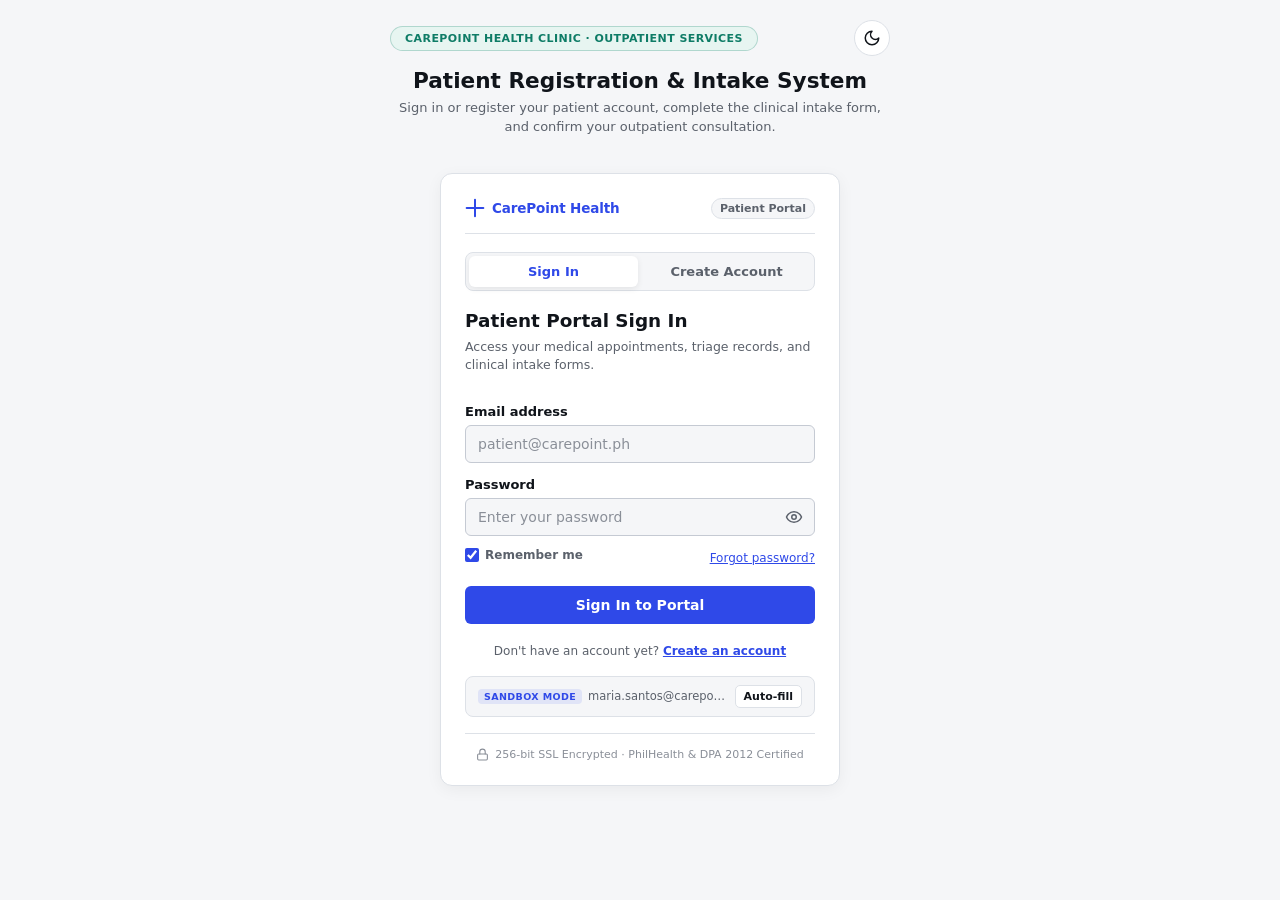
<file: index.html>
<!DOCTYPE html>
<html lang="en">
<head>
  <meta charset="UTF-8">
  <meta name="viewport" content="width=device-width, initial-scale=1.0">
  <title>CarePoint Health Clinic — Patient Intake & Appointment Portal</title>
  <link rel="stylesheet" href="styles.css">
</head>
<body>

  <!-- Clinic Header & Progress Tracker -->
  <header class="flow-header">
    <div class="header-top-bar">
      <div class="clinic-badge">
        <span>CarePoint Health Clinic &middot; Outpatient Services</span>
      </div>
      <button type="button" class="theme-toggle-btn" id="theme-toggle-btn" aria-label="Toggle dark and light theme" title="Toggle dark and light theme">
        <!-- Sun icon (visible in dark mode to switch to light) -->
        <svg class="theme-icon icon-sun" width="18" height="18" viewBox="0 0 24 24" fill="none" stroke="currentColor" stroke-width="2" stroke-linecap="round" stroke-linejoin="round" aria-hidden="true">
          <circle cx="12" cy="12" r="4"></circle>
          <line x1="12" y1="2" x2="12" y2="4"></line>
          <line x1="12" y1="20" x2="12" y2="22"></line>
          <line x1="4.93" y1="4.93" x2="6.34" y2="6.34"></line>
          <line x1="17.66" y1="17.66" x2="19.07" y2="19.07"></line>
          <line x1="2" y1="12" x2="4" y2="12"></line>
          <line x1="20" y1="12" x2="22" y2="12"></line>
          <line x1="6.34" y1="17.66" x2="4.93" y2="19.07"></line>
          <line x1="19.07" y1="4.93" x2="17.66" y2="6.34"></line>
        </svg>
        <!-- Moon icon (visible in light mode to switch to dark) -->
        <svg class="theme-icon icon-moon" width="18" height="18" viewBox="0 0 24 24" fill="none" stroke="currentColor" stroke-width="2" stroke-linecap="round" stroke-linejoin="round" aria-hidden="true">
          <path d="M12 3a6 6 0 0 0 9 9 9 9 0 1 1-9-9Z"></path>
        </svg>
      </button>
    </div>
    <h1>Patient Registration & Intake System</h1>
    <p>Sign in or register your patient account, complete the clinical intake form, and confirm your outpatient consultation.</p>
  </header>

  <!-- Flow Stages Container -->
  <main class="flow-stage-container">

    <!-- ====================================================================
         PHASE 1: AUTHENTICATION (SIGN IN & REGISTRATION FORMS)
         ==================================================================== -->
    <section class="flow-stage active" id="stage-auth" aria-labelledby="auth-main-title">
      <div class="card auth-card">
        <!-- Clinic Portal Brand Header inside Card -->
        <div class="auth-brand">
          <div class="auth-brand-badge">
            <svg width="20" height="20" viewBox="0 0 24 24" fill="none" stroke="currentColor" stroke-width="2.4" stroke-linecap="round" stroke-linejoin="round" aria-hidden="true">
              <path d="M12 2v20M2 12h20"></path>
            </svg>
            <span>CarePoint Health</span>
          </div>
          <span class="auth-brand-tag">Patient Portal</span>
        </div>

        <!-- Segmented Tab Switcher between Sign In and Registration -->
        <div class="auth-switch" role="tablist">
          <button type="button" class="auth-tab active" id="tab-signin" role="tab" aria-selected="true">Sign In</button>
          <button type="button" class="auth-tab" id="tab-register" role="tab" aria-selected="false">Create Account</button>
        </div>

        <!-- 1A: SIGN IN FORM -->
        <form class="auth-panel active" id="form-signin" novalidate>
          <header class="auth-header">
            <h1 id="auth-main-title">Patient Portal Sign In</h1>
            <p class="lede">Access your medical appointments, triage records, and clinical intake forms.</p>
          </header>

          <div class="form-alert-error" id="signin-error" role="alert" aria-live="polite">
            Invalid email or password. Please try again.
          </div>

          <div class="field" id="field-signin-email">
            <label for="signin-email">Email address</label>
            <input 
              type="email" 
              id="signin-email" 
              placeholder="patient@carepoint.ph" 
              autocomplete="email"
              aria-describedby="signin-email-error"
            >
            <span class="error" id="signin-email-error">Enter a valid email address.</span>
          </div>

          <div class="field" id="field-signin-password">
            <label for="signin-password">Password</label>
            <div class="password-input-wrapper">
              <input 
                type="password" 
                id="signin-password" 
                placeholder="Enter your password" 
                autocomplete="current-password"
                aria-describedby="signin-password-error"
              >
              <button type="button" class="btn-toggle-password" id="toggle-signin-password" aria-label="Show password" title="Show password">
                <svg class="eye-icon icon-eye" width="18" height="18" viewBox="0 0 24 24" fill="none" stroke="currentColor" stroke-width="2" stroke-linecap="round" stroke-linejoin="round" aria-hidden="true">
                  <path d="M2 12s3-7 10-7 10 7 10 7-3 7-10 7-10-7-10-7Z"></path>
                  <circle cx="12" cy="12" r="3"></circle>
                </svg>
                <svg class="eye-icon icon-eye-off" width="18" height="18" viewBox="0 0 24 24" fill="none" stroke="currentColor" stroke-width="2" stroke-linecap="round" stroke-linejoin="round" aria-hidden="true">
                  <path d="M9.88 9.88a3 3 0 1 0 4.24 4.24"></path>
                  <path d="M10.73 5.08A10.43 10.43 0 0 1 12 5c7 0 10 7 10 7a13.16 13.16 0 0 1-1.67 2.68"></path>
                  <path d="M6.61 6.61A13.526 13.526 0 0 0 2 12s3 7 10 7a9.74 9.74 0 0 0 5.39-1.61"></path>
                  <line x1="2" y1="2" x2="22" y2="22"></line>
                </svg>
              </button>
            </div>
            <span class="error" id="signin-password-error">Enter your password.</span>
          </div>

          <!-- Remember me & Forgot password -->
          <div class="auth-util-row">
            <label class="remember-checkbox" for="signin-remember">
              <input type="checkbox" id="signin-remember" name="remember" checked>
              <span>Remember me</span>
            </label>
            <button type="button" class="auth-link-subtle" id="link-forgot-pass">Forgot password?</button>
          </div>

          <div class="forgot-notice" id="forgot-notice" role="status" aria-live="polite">
            To reset your patient account password, please visit the CarePoint Outpatient Helpdesk on the 2nd floor or call triage at <strong>(02) 8888-CARE</strong>.
          </div>

          <button type="submit" class="btn-submit" id="btn-submit-signin">Sign In to Portal</button>

          <div class="auth-subtext">
            Don't have an account yet? 
            <button type="button" class="auth-link" id="link-go-register">Create an account</button>
          </div>

          <!-- Quick 1-Click Demo Sandbox Helper -->
          <div class="demo-box">
            <div class="demo-content">
              <span class="demo-pill">Sandbox Mode</span>
              <span class="demo-creds">maria.santos@carepoint.ph</span>
            </div>
            <button type="button" class="btn-autofill-demo" id="btn-autofill-demo" title="Auto-fill demo credentials">
              Auto-fill
            </button>
          </div>
        </form>

        <!-- 1B: REGISTRATION FORM -->
        <form class="auth-panel" id="form-register" novalidate>
          <header class="auth-header">
            <h1>Create Patient Account</h1>
            <p class="lede">Register your patient profile once to book appointments and track triage status.</p>
          </header>

          <div class="form-alert-error" id="register-error" role="alert" aria-live="polite">
            An account with this email already exists. Please sign in instead.
          </div>

          <div class="field" id="field-reg-fullname">
            <label for="reg-fullname">Full name</label>
            <input 
              type="text" 
              id="reg-fullname" 
              placeholder="e.g. Maria Santos" 
              autocomplete="name"
              aria-describedby="reg-fullname-error"
            >
            <span class="error" id="reg-fullname-error">Enter your full name.</span>
          </div>

          <div class="field" id="field-reg-email">
            <label for="reg-email">Email address</label>
            <input 
              type="email" 
              id="reg-email" 
              placeholder="maria.santos@email.ph" 
              autocomplete="email"
              aria-describedby="reg-email-error"
            >
            <span class="error" id="reg-email-error">Enter a valid email address.</span>
          </div>

          <div class="field" id="field-reg-password">
            <label for="reg-password">Create password</label>
            <div class="password-input-wrapper">
              <input 
                type="password" 
                id="reg-password" 
                placeholder="At least 6 characters" 
                autocomplete="new-password"
                aria-describedby="reg-password-error"
              >
              <button type="button" class="btn-toggle-password" id="toggle-reg-password" aria-label="Show password" title="Show password">
                <svg class="eye-icon icon-eye" width="18" height="18" viewBox="0 0 24 24" fill="none" stroke="currentColor" stroke-width="2" stroke-linecap="round" stroke-linejoin="round" aria-hidden="true">
                  <path d="M2 12s3-7 10-7 10 7 10 7-3 7-10 7-10-7-10-7Z"></path>
                  <circle cx="12" cy="12" r="3"></circle>
                </svg>
                <svg class="eye-icon icon-eye-off" width="18" height="18" viewBox="0 0 24 24" fill="none" stroke="currentColor" stroke-width="2" stroke-linecap="round" stroke-linejoin="round" aria-hidden="true">
                  <path d="M9.88 9.88a3 3 0 1 0 4.24 4.24"></path>
                  <path d="M10.73 5.08A10.43 10.43 0 0 1 12 5c7 0 10 7 10 7a13.16 13.16 0 0 1-1.67 2.68"></path>
                  <path d="M6.61 6.61A13.526 13.526 0 0 0 2 12s3 7 10 7a9.74 9.74 0 0 0 5.39-1.61"></path>
                  <line x1="2" y1="2" x2="22" y2="22"></line>
                </svg>
              </button>
            </div>
            <span class="error" id="reg-password-error">Password must be at least 6 characters.</span>
          </div>

          <div class="field" id="field-reg-company">
            <label for="reg-company">HMO / Health Insurance Provider</label>
            <input 
              type="text" 
              id="reg-company" 
              placeholder="PhilHealth / Maxicare / Medicard (optional)" 
              autocomplete="organization"
              aria-describedby="reg-company-helper"
            >
            <span class="field-helper" id="reg-company-helper">Company or HMO is optional &mdash; leave blank or type a name.</span>
          </div>

          <button type="submit" class="btn-submit" id="btn-submit-register">Create Account &amp; Continue</button>

          <div class="ok" id="reg-ok" role="status" aria-live="polite">
            Account details look good &mdash; ready to continue.
          </div>

          <div class="auth-subtext">
            Already have an account? 
            <button type="button" class="auth-link" id="link-go-signin">Sign in</button>
          </div>
        </form>

        <!-- Security & DPA Compliance Badge -->
        <div class="auth-security-footer">
          <svg width="13" height="13" viewBox="0 0 24 24" fill="none" stroke="currentColor" stroke-width="2" stroke-linecap="round" stroke-linejoin="round" aria-hidden="true">
            <rect width="18" height="11" x="3" y="11" rx="2" ry="2"></rect>
            <path d="M7 11V7a5 5 0 0 1 10 0v4"></path>
          </svg>
          <span>256-bit SSL Encrypted &middot; PhilHealth &amp; DPA 2012 Certified</span>
        </div>
      </div>
    </section>


    <!-- ====================================================================
         PHASE 2: INFORMATION FORM (STEPPER)
         ==================================================================== -->
    <section class="flow-stage" id="stage-stepper" aria-labelledby="stepper-title">
      <div class="card" id="stepper-card">
        <header>
          <h1 id="stepper-title">Patient Clinical Intake</h1>
          
          <!-- Stepper Progress Bar -->
          <div class="progress" aria-hidden="true">
            <span class="on" id="bar-1"></span>
            <span id="bar-2"></span>
            <span id="bar-3"></span>
          </div>

          <!-- Step Indicator Label -->
          <div class="step-label" id="stepper-step-label" aria-live="polite">Step 1 of 3 &middot; Personal &amp; Contact</div>
        </header>

        <!-- STEP 1: Personal & Contact Information -->
        <div class="panel active" id="stepper-panel-1">
          <div class="stepper-fields">
            <div class="field" id="field-step-name">
              <label for="step-name">Full name</label>
              <input 
                type="text" 
                id="step-name" 
                placeholder="e.g. Maria Santos"
                aria-describedby="step-name-error"
              >
              <span class="error" id="step-name-error">Enter your full name.</span>
            </div>

            <div class="field" id="field-step-email">
              <label for="step-email">Email address</label>
              <input 
                type="email" 
                id="step-email" 
                placeholder="maria.santos@email.ph"
                aria-describedby="step-email-error"
              >
              <span class="error" id="step-email-error">Enter a valid email address.</span>
            </div>

            <div class="field" id="field-step-phone">
              <label for="step-phone">Philippine mobile number</label>
              <input 
                type="tel" 
                id="step-phone" 
                placeholder="09XX XXX XXXX"
                maxlength="13"
                inputmode="numeric"
                aria-describedby="step-phone-error"
              >
              <span class="error" id="step-phone-error">Enter a valid 11-digit Philippine mobile number starting with 09 (e.g. 09XX XXX XXXX).</span>
            </div>

            <div class="field" id="field-step-dob">
              <label for="step-dob">Date of birth</label>
              <input 
                type="date" 
                id="step-dob" 
                aria-describedby="step-dob-error"
              >
              <span class="error" id="step-dob-error">Please select a valid date of birth.</span>
            </div>
          </div>

          <div class="actions">
            <button type="button" class="back" id="btn-stepper-back-to-auth">Sign Out</button>
            <button type="button" class="next" id="btn-step-1-next">Next Step</button>
          </div>
        </div>

        <!-- STEP 2: Clinic & Consultation Information -->
        <div class="panel" id="stepper-panel-2">
          <div class="stepper-fields">
            <div class="field" id="field-step-dept">
              <label for="step-dept">Clinic department</label>
              <select id="step-dept" aria-describedby="step-dept-error">
                <option value="">Select clinic department...</option>
                <option value="Internal Medicine / Adult Care">Internal Medicine / Adult Care</option>
                <option value="Pediatrics &amp; Child Health">Pediatrics &amp; Child Health</option>
                <option value="Cardiology Specialist Clinic">Cardiology Specialist Clinic</option>
                <option value="Dental &amp; Oral Health">Dental &amp; Oral Health</option>
                <option value="Obstetrics &amp; Gynecology (OB-GYN)">Obstetrics &amp; Gynecology (OB-GYN)</option>
                <option value="Dermatology &amp; Skin Clinic">Dermatology &amp; Skin Clinic</option>
              </select>
              <span class="error" id="step-dept-error">Please select a clinic department.</span>
            </div>

            <div class="field" id="field-step-reason">
              <label for="step-reason">Consultation type / Chief complaint</label>
              <select id="step-reason" aria-describedby="step-reason-error">
                <option value="">Select consultation type...</option>
                <option value="Routine Health Checkup / Physical Exam">Routine Health Checkup / Physical Exam</option>
                <option value="New Medical Symptoms / Consultation">New Medical Symptoms / Consultation</option>
                <option value="Follow-up Consultation">Follow-up Consultation</option>
                <option value="Prescription Refill / Maintenance">Prescription Refill / Maintenance</option>
                <option value="Laboratory Results Review">Laboratory Results Review</option>
                <option value="Medical Certificate &amp; Clearance">Medical Certificate &amp; Clearance</option>
              </select>
              <span class="error" id="step-reason-error">Please select a consultation type.</span>
            </div>

            <div class="field" id="field-step-shift">
              <label for="step-shift">Preferred consultation shift</label>
              <select id="step-shift" aria-describedby="step-shift-error">
                <option value="Morning Shift (8:00 AM - 12:00 PM)">Morning Shift (8:00 AM - 12:00 PM)</option>
                <option value="Afternoon Shift (1:00 PM - 5:00 PM)">Afternoon Shift (1:00 PM - 5:00 PM)</option>
              </select>
            </div>

            <div class="field" id="field-step-hmo">
              <label for="step-hmo">PhilHealth / HMO Health Plan</label>
              <input 
                type="text" 
                id="step-hmo" 
                placeholder="PhilHealth, Maxicare, Medicard, or Self-Pay"
              >
            </div>
          </div>

          <div class="actions">
            <button type="button" class="back" id="btn-step-2-back">Back</button>
            <button type="button" class="next" id="btn-step-2-next">Next Step</button>
          </div>
        </div>

        <!-- STEP 3: Medical History & Emergency Contact -->
        <div class="panel" id="stepper-panel-3">
          <div class="stepper-fields">
            <div class="field" id="field-step-emergency-name">
              <label for="step-emergency-name">Emergency contact full name</label>
              <input 
                type="text" 
                id="step-emergency-name" 
                placeholder="e.g. Juan Dela Cruz" 
                autocomplete="name"
                aria-describedby="step-emergency-name-error"
              >
              <span class="error" id="step-emergency-name-error">Enter the emergency contact person's full name.</span>
            </div>

            <div class="field" id="field-step-emergency-phone">
              <label for="step-emergency-phone">Emergency contact Philippine mobile</label>
              <input 
                type="tel" 
                id="step-emergency-phone" 
                placeholder="09XX XXX XXXX"
                maxlength="13"
                inputmode="numeric"
                aria-describedby="step-emergency-phone-error"
              >
              <span class="error" id="step-emergency-phone-error">Enter a valid 11-digit Philippine mobile number starting with 09 (e.g. 09XX XXX XXXX).</span>
            </div>

            <div class="field" id="field-step-allergies">
              <label for="step-allergies">Known drug allergies or existing conditions</label>
              <input 
                type="text" 
                id="step-allergies" 
                placeholder="e.g. Penicillin, Asthma, Hypertension (or type 'None')"
                aria-describedby="step-allergies-error"
              >
              <span class="error" id="step-allergies-error">Specify known drug allergies/conditions or type 'None'.</span>
            </div>
          </div>

          <div class="actions">
            <button type="button" class="back" id="btn-step-3-back">Back</button>
            <button type="button" class="next" id="btn-step-3-next">Review Information</button>
          </div>
        </div>
      </div>
    </section>


    <!-- ====================================================================
         PHASE 3: CONFIRMATION SECTION (SUMMARY REVIEW & SUBMIT)
         ==================================================================== -->
    <section class="flow-stage" id="stage-confirmation" aria-labelledby="conf-title">
      <div class="card">
        <header>
          <h1 id="conf-title">Review &amp; Confirm Information</h1>
          <p class="lede">Review your answers, then submit.</p>
        </header>

        <!-- Summary Card organized by clinical sections -->
        <div class="review-summary">
          <div class="review-section-title">Patient &amp; Contact Details</div>
          <div class="review-row">
            <span class="k">Patient Name:</span>
            <span class="v" id="rev-name">&mdash;</span>
          </div>
          <div class="review-row">
            <span class="k">Email Address:</span>
            <span class="v" id="rev-email">&mdash;</span>
          </div>
          <div class="review-row">
            <span class="k">PH Mobile:</span>
            <span class="v" id="rev-phone">&mdash;</span>
          </div>
          <div class="review-row">
            <span class="k">Date of Birth:</span>
            <span class="v" id="rev-dob">&mdash;</span>
          </div>

          <div class="review-section-title">Clinic &amp; Consultation</div>
          <div class="review-row">
            <span class="k">Department:</span>
            <span class="v" id="rev-dept">&mdash;</span>
          </div>
          <div class="review-row">
            <span class="k">Consultation Type:</span>
            <span class="v" id="rev-reason">&mdash;</span>
          </div>
          <div class="review-row">
            <span class="k">Schedule Shift:</span>
            <span class="v" id="rev-shift">&mdash;</span>
          </div>
          <div class="review-row">
            <span class="k">Payment / HMO:</span>
            <span class="v" id="rev-hmo">&mdash;</span>
          </div>

          <div class="review-section-title">Medical Safety &amp; Emergency</div>
          <div class="review-row">
            <span class="k">Emergency Contact:</span>
            <span class="v" id="rev-emergency-name">&mdash;</span>
          </div>
          <div class="review-row">
            <span class="k">Emergency Phone:</span>
            <span class="v" id="rev-emergency-phone">&mdash;</span>
          </div>
          <div class="review-row">
            <span class="k">Allergies / Notes:</span>
            <span class="v" id="rev-allergies">&mdash;</span>
          </div>
        </div>

        <div class="actions">
          <button type="button" class="back" id="btn-conf-back">Back to Edit</button>
          <button type="button" class="submit" id="btn-conf-open-modal">Confirm &amp; Submit</button>
        </div>
      </div>
    </section>

    <!-- ====================================================================
         CONFIRMATION DIALOG (MODAL BACKDROP)
         ==================================================================== -->
    <div class="backdrop" id="confirm-backdrop" role="dialog" aria-modal="true" aria-labelledby="dialog-title" aria-describedby="dialog-desc">
      <div class="dialog">
        <h2 id="dialog-title">Confirm Clinic Consultation Booking?</h2>
        <div id="dialog-desc">
          <div class="dialog-summary-box">
            <div class="dialog-row">
              <span class="k">Patient:</span>
              <span class="v" id="modal-patient-name">&mdash;</span>
            </div>
            <div class="dialog-row">
              <span class="k">PH Mobile:</span>
              <span class="v" id="modal-patient-phone">&mdash;</span>
            </div>
            <div class="dialog-row">
              <span class="k">Department:</span>
              <span class="v" id="modal-dept-name">&mdash;</span>
            </div>
            <div class="dialog-row">
              <span class="k">Consultation:</span>
              <span class="v" id="modal-reason-name">&mdash;</span>
            </div>
            <div class="dialog-row">
              <span class="k">Shift:</span>
              <span class="v" id="modal-shift-name">&mdash;</span>
            </div>
          </div>
          <p class="dialog-note">
            Please verify that all clinical details are correct. Once submitted, your consultation queue slot will be officially registered in the outpatient clinic triage system.
          </p>
        </div>

        <div class="dialog-actions">
          <button type="button" class="btn-cancel" id="dialog-cancel">Cancel</button>
          <button type="button" class="btn-confirm" id="dialog-confirm">Confirm &amp; Submit</button>
        </div>
      </div>
    </div>

    <!-- ====================================================================
         SUBMISSION SUCCESSFUL (OFFICIAL INTAKE SLIP)
         ==================================================================== -->
    <section class="final-success-card" id="final-card" aria-live="polite">
      <div class="final-icon" aria-hidden="true">
        <svg width="24" height="24" viewBox="0 0 24 24" fill="none" stroke="#0E7C66" stroke-width="2.5" stroke-linecap="round" stroke-linejoin="round">
          <polyline points="20 6 9 17 4 12"></polyline>
        </svg>
      </div>
      <h2>Registration &amp; Booking Confirmed</h2>
      <p style="color: #0E7C66; font-weight: 600; font-size: 13px;">Workspace created &mdash; you could always go back before submit.</p>

      <div class="appointment-slip">
        <div class="slip-header">
          <span style="font-size: 11px; font-weight: 700; color: #5B616B; text-transform: uppercase;">Official Clinic Slip</span>
          <span style="font-size: 12px; font-weight: 700; color: #2F49E8;" id="slip-ref-code">#CP-2026-8941</span>
        </div>

        <div class="review-row"><span class="k">Patient Name:</span> <span class="v" id="slip-patient">&mdash;</span></div>
        <div class="review-row"><span class="k">PH Mobile:</span> <span class="v" id="slip-contact">&mdash;</span></div>
        <div class="review-row"><span class="k">Department:</span> <span class="v" id="slip-dept">&mdash;</span></div>
        <div class="review-row"><span class="k">Consultation:</span> <span class="v" id="slip-reason">&mdash;</span></div>
        <div class="review-row"><span class="k">Consultation Shift:</span> <span class="v" id="slip-shift">&mdash;</span></div>
        <div class="review-row"><span class="k">Triage Status:</span> <span class="v" style="color: #0E7C66;">Registered &amp; Active</span></div>

        <div style="margin-top: 8px; padding-top: 8px; border-top: 1px solid #DDE1E7; font-size: 11px; color: #5B616B; line-height: 1.45;">
          <strong>Location:</strong> CarePoint Health Clinic &mdash; 2nd Floor, Main Building.<br>
          Please report to the Triage desk 15 minutes before your scheduled shift for vital signs screening. Bring a valid government ID and PhilHealth / HMO physical card or authorization letter.
        </div>
      </div>

      <button type="button" class="btn-primary" id="btn-new-patient">Register Another Patient</button>
    </section>

  </main>

  <!-- Paired Light & Dark Surface Palette (HCI Visual Specification) -->
  <section class="pair" aria-label="Paired Theme Surfaces">
    <div class="panel light">
      <h2>Light surface</h2>
      <p>Ink on paper with a deep brand CTA.</p>
      <button type="button" class="btn" id="btn-demo-light">Deep brand CTA</button>
    </div>
    <div class="panel dark">
      <h2>Dark surface</h2>
      <p>Soft white text; brand lifted for visibility.</p>
      <button type="button" class="btn" id="btn-demo-dark">Lifted brand CTA</button>
    </div>
  </section>



  <script src="app.js"></script>
</body>
</html>
</file>
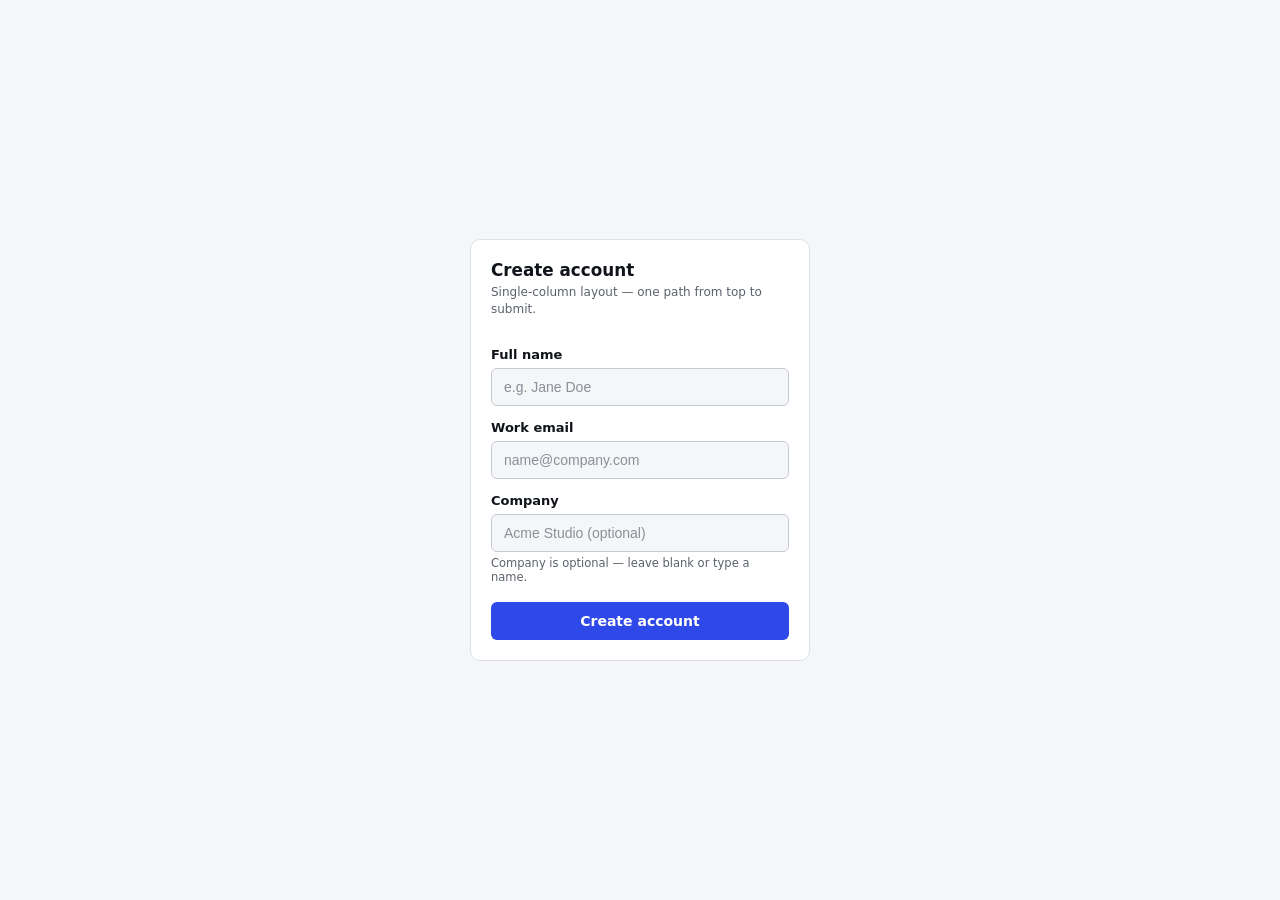
<file: auth.html>
<!DOCTYPE html>
<html lang="en">
<head>
  <meta charset="UTF-8">
  <meta name="viewport" content="width=device-width, initial-scale=1.0">
  <title>Create account — Auth Form</title>
  <style>
    *, *::before, *::after {
      box-sizing: border-box;
    }
    body {
      background: #F5F6F8;
      color: #10141A;
      font-family: system-ui, -apple-system, sans-serif;
      padding: 16px;
      margin: 0;
      min-height: 100vh;
      display: grid;
      place-items: center;
    }
    form {
      background: #fff;
      border: 1px solid #DDE1E7;
      border-radius: 10px;
      padding: 20px;
      width: min(340px, 100%);
      display: flex;
      flex-direction: column;
      gap: 14px;
    }
    h1 {
      font-size: 1.05rem;
      margin: 0 0 4px;
      font-weight: 700;
    }
    .lede {
      color: #5B616B;
      font-size: 12px;
      margin: 0 0 16px;
      line-height: 1.4;
    }
    .field {
      display: flex;
      flex-direction: column;
      width: 100%;
    }
    label {
      font-size: 13px;
      font-weight: 600;
      display: block;
      margin-bottom: 6px;
    }
    .field-helper {
      font-size: 11.5px;
      color: #5B616B;
      margin-top: 4px;
    }
    input {
      background: #F5F6F8;
      font-size: 14px;
      border: 1px solid #C5CAD3;
      border-radius: 6px;
      padding: 10px 12px;
      width: 100%;
      color: #10141A;
      outline: none;
      transition: background 0.15s, border-color 0.15s;
    }
    input:focus {
      background: #fff;
      border-color: #2F49E8;
    }
    input::placeholder {
      color: #8A8F98;
    }
    .error {
      color: #B42318;
      font-size: 12px;
      margin: 6px 0 0;
      display: none;
      font-weight: 500;
    }
    .field.invalid input {
      border-color: #B42318;
      background: #FDF2F2;
    }
    .field.invalid .error {
      display: block;
    }
    button {
      background: #2F49E8;
      color: #fff;
      border: none;
      border-radius: 6px;
      padding: 11px 14px;
      width: 100%;
      font-size: 14px;
      font-weight: 600;
      cursor: pointer;
      margin-top: 4px;
      font-family: inherit;
    }
    button:hover {
      background: #243bbd;
    }
    .ok {
      background: #E7F5F1;
      color: #0E7C66;
      font-size: 13px;
      border-radius: 6px;
      padding: 10px 12px;
      display: none;
      line-height: 1.4;
      margin-top: 10px;
    }
    .ok.show {
      display: block;
    }
  </style>
</head>
<body>

  <form id="auth-form" novalidate>
    <div>
      <h1>Create account</h1>
      <p class="lede">Single-column layout — one path from top to submit.</p>
    </div>

    <!-- Full name -->
    <div class="field">
      <label for="auth-fullname">Full name</label>
      <input 
        type="text" 
        id="auth-fullname" 
        placeholder="e.g. Jane Doe"
        autocomplete="name"
        aria-describedby="auth-fullname-error"
      >
      <span class="error" id="auth-fullname-error">Enter your full name.</span>
    </div>

    <!-- Work email -->
    <div class="field">
      <label for="auth-email">Work email</label>
      <input 
        type="email" 
        id="auth-email" 
        placeholder="name@company.com"
        autocomplete="email"
        aria-describedby="auth-email-error"
      >
      <span class="error" id="auth-email-error">Enter a valid email address.</span>
    </div>

    <!-- Company -->
    <div class="field">
      <label for="auth-company">Company</label>
      <input 
        type="text" 
        id="auth-company" 
        placeholder="Acme Studio (optional)"
        autocomplete="organization"
        aria-describedby="auth-company-helper"
      >
      <span class="field-helper" id="auth-company-helper">Company is optional — leave blank or type a name.</span>
    </div>

    <!-- Button -->
    <button type="submit">Create account</button>

    <!-- Feedback -->
    <div class="ok" id="auth-ok" role="status" aria-live="polite">
      Account details look good — ready to continue.
    </div>
  </form>

  <script>
    const form = document.getElementById('auth-form');
    const nameInput = document.getElementById('auth-fullname');
    const emailInput = document.getElementById('auth-email');
    const okBanner = document.getElementById('auth-ok');

    function validateField(inputEl, testFn) {
      const field = inputEl.closest('.field');
      const valid = testFn(inputEl.value.trim());
      if (!valid) {
        field.classList.add('invalid');
        inputEl.setAttribute('aria-invalid', 'true');
      } else {
        field.classList.remove('invalid');
        inputEl.removeAttribute('aria-invalid');
      }
      return valid;
    }

    nameInput.addEventListener('input', () => {
      if (nameInput.value.trim().length >= 2) {
        nameInput.closest('.field').classList.remove('invalid');
      }
      okBanner.classList.remove('show');
    });

    emailInput.addEventListener('input', () => {
      const emailRegex = /^[^\s@]+@[^\s@]+\.[^\s@]+$/;
      if (emailRegex.test(emailInput.value.trim())) {
        emailInput.closest('.field').classList.remove('invalid');
      }
      okBanner.classList.remove('show');
    });

    form.addEventListener('submit', (e) => {
      e.preventDefault();
      const validName = validateField(nameInput, val => val.length >= 2);
      const validEmail = validateField(emailInput, val => /^[^\s@]+@[^\s@]+\.[^\s@]+$/.test(val));

      if (validName && validEmail) {
        okBanner.classList.add('show');
      } else {
        okBanner.classList.remove('show');
        form.querySelector('.field.invalid input')?.focus();
      }
    });
  </script>
</body>
</html>
</file>
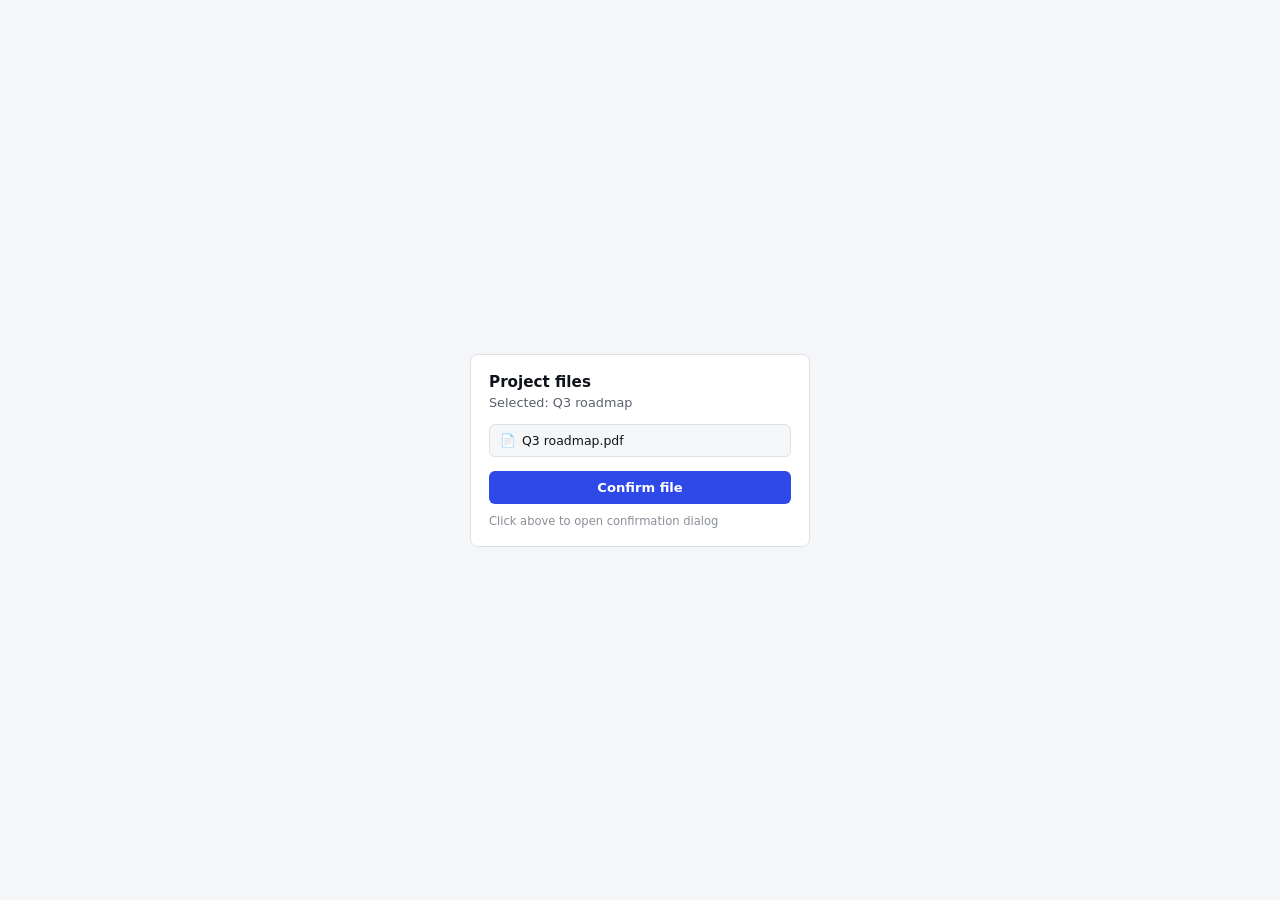
<file: confirmation.html>
<!DOCTYPE html>
<html lang="en">
<head>
  <meta charset="UTF-8">
  <meta name="viewport" content="width=device-width, initial-scale=1.0">
  <title>Project files — Confirmation Dialog</title>
  <style>
    *, *::before, *::after {
      box-sizing: border-box;
    }
    body {
      background: #F5F6F8;
      color: #10141A;
      font-family: system-ui, -apple-system, sans-serif;
      padding: 20px;
      margin: 0;
      min-height: 100vh;
      display: grid;
      place-items: center;
    }
    .panel {
      background: #fff;
      border: 1px solid #DDE1E7;
      border-radius: 8px;
      padding: 18px;
      width: min(340px, 100%);
    }
    h1 {
      font-size: 0.95rem;
      font-weight: 700;
      margin: 0 0 4px;
    }
    .item {
      color: #5B616B;
      font-size: 0.8rem;
      margin: 0 0 14px;
    }
    .file-chip {
      background: #F5F6F8;
      border: 1px solid #DDE1E7;
      border-radius: 6px;
      padding: 8px 10px;
      font-size: 0.78rem;
      margin-bottom: 14px;
      display: flex;
      align-items: center;
      gap: 6px;
      color: #10141A;
    }
    .btn {
      font-size: 0.82rem;
      font-weight: 600;
      border-radius: 6px;
      padding: 9px 14px;
      cursor: pointer;
      font-family: inherit;
    }
    .btn-action {
      background: #2F49E8;
      color: #fff;
      border: none;
      width: 100%;
    }
    .btn-action:hover {
      background: #243bbd;
    }
    .btn-danger {
      background: #C62828;
      color: #fff;
      border: none;
    }
    .btn-danger:hover {
      background: #A31F1F;
    }
    .status {
      color: #8A8F98;
      font-size: 0.72rem;
      min-height: 1.2em;
      margin-top: 10px;
    }
    .status.success {
      color: #0E7C66;
      font-weight: 600;
    }

    /* Backdrop & Dialog */
    .backdrop {
      background: rgba(16, 20, 26, 0.45);
      padding: 16px;
      display: none;
      place-items: center;
      position: fixed;
      inset: 0;
      z-index: 100;
    }
    .backdrop.open {
      display: grid;
    }
    .dialog {
      background: #fff;
      border: 1px solid #DDE1E7;
      border-radius: 8px;
      padding: 18px;
      width: min(300px, 100%);
      box-shadow: 0 16px 40px rgba(16, 20, 26, 0.2);
    }
    .dialog h2 {
      font-size: 0.95rem;
      margin: 0 0 8px;
      font-weight: 700;
    }
    .dialog p {
      color: #5B616B;
      font-size: 0.8rem;
      line-height: 1.45;
      margin: 0 0 16px;
    }
    .dialog-actions {
      display: flex;
      gap: 8px;
    }
    .btn-cancel {
      background: #fff;
      color: #10141A;
      border: 1px solid #DDE1E7;
      flex: 1;
    }
    .btn-cancel:hover {
      background: #F5F6F8;
    }
    .btn-confirm {
      background: #2F49E8; /* Confirm action as requested */
      color: #fff;
      border: none;
      flex: 1;
    }
    .btn-confirm:hover {
      background: #243bbd;
    }
    .btn-confirm.danger-mode {
      background: #C62828;
    }
    .btn-confirm.danger-mode:hover {
      background: #A31F1F;
    }
  </style>
</head>
<body>

  <!-- Main Trigger Panel -->
  <div class="panel">
    <h1>Project files</h1>
    <p class="item">Selected: Q3 roadmap</p>

    <div class="file-chip">
      <span>📄</span>
      <span>Q3 roadmap.pdf</span>
    </div>

    <!-- Specific action trigger button -->
    <button type="button" class="btn btn-action" id="open-dialog-btn">
      Confirm file
    </button>

    <div class="status" id="status-msg">
      Click above to open confirmation dialog
    </div>
  </div>

  <!-- Accessible Modal Backdrop -->
  <div class="backdrop" id="dialog-backdrop" role="dialog" aria-modal="true" aria-labelledby="dialog-heading" aria-describedby="dialog-description">
    <div class="dialog">
      <!-- Named item in heading per HCI rules -->
      <h2 id="dialog-heading">Confirm “Q3 roadmap”?</h2>
      
      <!-- Clear consequence statement -->
      <p id="dialog-description">
        Selected: Q3 roadmap<br>
        This will confirm and apply all changes to the file. This action cannot be undone.
      </p>

      <!-- Action-specific buttons (No generic OK / Yes) -->
      <div class="dialog-actions">
        <button type="button" class="btn btn-cancel" id="btn-cancel">Cancel</button>
        <button type="button" class="btn btn-confirm" id="btn-confirm">Confirm</button>
      </div>
    </div>
  </div>

  <script>
    const openBtn = document.getElementById('open-dialog-btn');
    const backdrop = document.getElementById('dialog-backdrop');
    const cancelBtn = document.getElementById('btn-cancel');
    const confirmBtn = document.getElementById('btn-confirm');
    const statusMsg = document.getElementById('status-msg');
    let triggerElement = null;

    function openModal() {
      triggerElement = document.activeElement;
      backdrop.classList.add('open');
      confirmBtn.focus();
      document.addEventListener('keydown', onKeyDown);
    }

    function closeModal() {
      backdrop.classList.remove('open');
      document.removeEventListener('keydown', onKeyDown);
      triggerElement?.focus();
    }

    function onKeyDown(e) {
      if (e.key === 'Escape') {
        closeModal();
        statusMsg.textContent = 'Confirmation dismissed via Escape';
        statusMsg.classList.remove('success');
      }
      if (e.key === 'Tab') {
        const focusable = backdrop.querySelectorAll('button');
        if (e.shiftKey && document.activeElement === focusable[0]) {
          focusable[1].focus();
          e.preventDefault();
        } else if (!e.shiftKey && document.activeElement === focusable[1]) {
          focusable[0].focus();
          e.preventDefault();
        }
      }
    }

    openBtn.addEventListener('click', openModal);

    cancelBtn.addEventListener('click', () => {
      closeModal();
      statusMsg.textContent = 'Confirmation cancelled';
      statusMsg.classList.remove('success');
    });

    confirmBtn.addEventListener('click', () => {
      closeModal();
      statusMsg.textContent = '✓ Successfully confirmed "Q3 roadmap"';
      statusMsg.classList.add('success');
    });

    backdrop.addEventListener('click', (e) => {
      if (e.target === backdrop) {
        closeModal();
        statusMsg.textContent = 'Confirmation dismissed by outside click';
        statusMsg.classList.remove('success');
      }
    });
  </script>
</body>
</html>
</file>
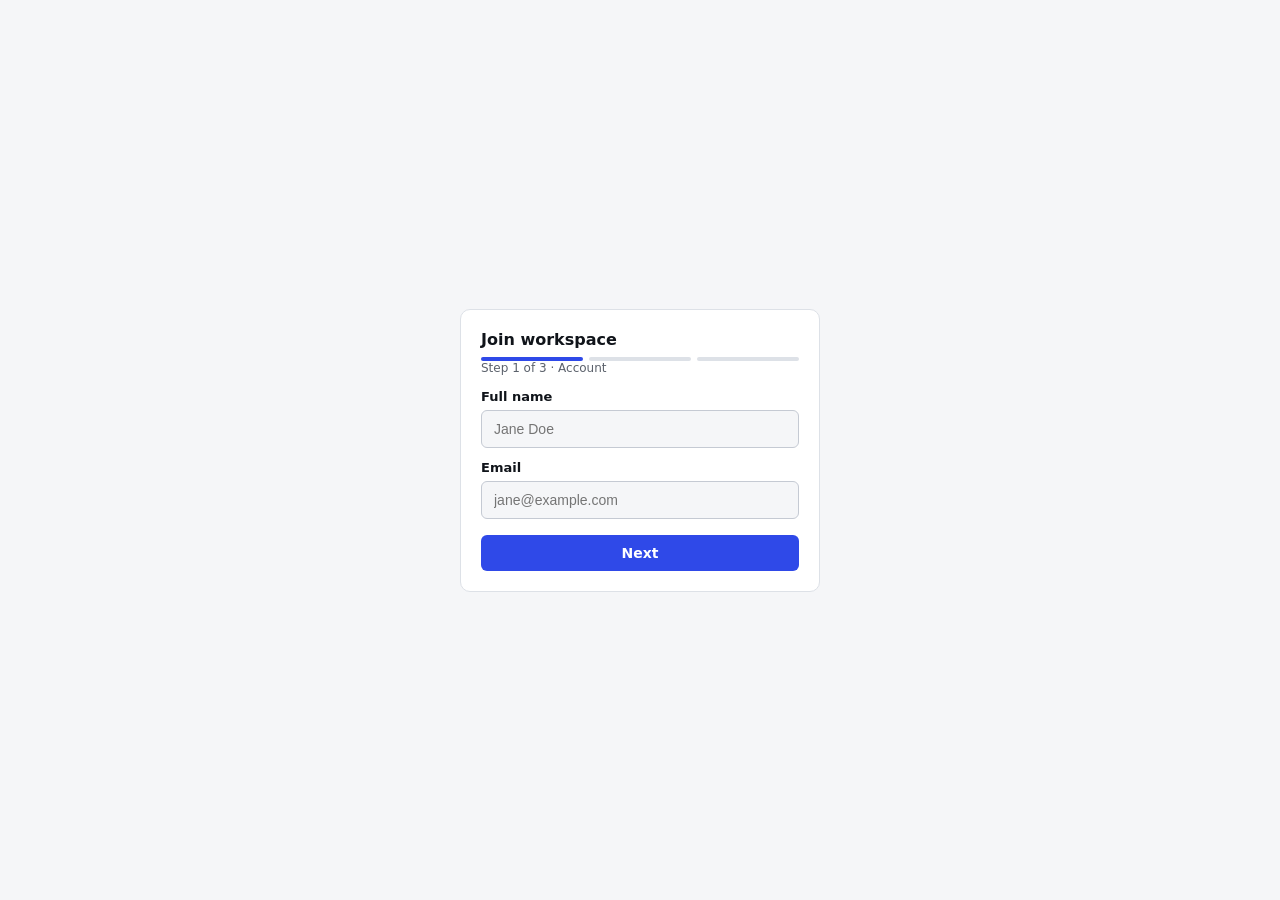
<file: stepper.html>
<!DOCTYPE html>
<html lang="en">
<head>
  <meta charset="UTF-8">
  <meta name="viewport" content="width=device-width, initial-scale=1.0">
  <title>Join workspace — Multi-Step Stepper</title>
  <style>
    *, *::before, *::after {
      box-sizing: border-box;
    }
    body {
      background: #F5F6F8;
      color: #10141A;
      font-family: system-ui, -apple-system, sans-serif;
      padding: 16px;
      margin: 0;
      min-height: 100vh;
      display: grid;
      place-items: center;
    }
    .card {
      background: #fff;
      border: 1px solid #DDE1E7;
      border-radius: 10px;
      padding: 20px;
      width: min(360px, 100%);
    }
    h1 {
      font-size: 1rem;
      margin: 0 0 8px;
      font-weight: 700;
    }
    .progress {
      display: flex;
      gap: 6px;
    }
    .progress span {
      background: #DDE1E7;
      border-radius: 2px;
      height: 4px;
      flex: 1;
      transition: background 0.2s ease;
    }
    .progress span.on {
      background: #2F49E8;
    }
    .step-label {
      color: #5B616B;
      font-size: 12px;
      margin: 0 0 14px;
    }
    .panel {
      display: none;
    }
    .panel.active {
      display: block;
    }
    .field {
      margin-bottom: 12px;
    }
    label {
      font-size: 13px;
      font-weight: 600;
      display: block;
      margin-bottom: 6px;
    }
    .field-helper {
      font-size: 11.5px;
      color: #5B616B;
      margin-top: 4px;
    }
    input {
      background: #F5F6F8;
      font-size: 14px;
      border: 1px solid #C5CAD3;
      border-radius: 6px;
      padding: 10px 12px;
      width: 100%;
      outline: none;
      color: #10141A;
    }
    input:focus {
      background: #fff;
      border-color: #2F49E8;
    }
    .error {
      color: #B42318;
      font-size: 12px;
      margin: 6px 0 0;
      display: none;
    }
    .field.invalid input {
      border-color: #B42318;
      background: #FDF2F2;
    }
    .field.invalid .error {
      display: block;
    }
    .actions {
      display: flex;
      gap: 8px;
      margin-top: 16px;
    }
    button {
      border-radius: 6px;
      padding: 10px 12px;
      font-size: 14px;
      font-weight: 600;
      cursor: pointer;
      font-family: inherit;
    }
    .back {
      background: #fff;
      color: #10141A;
      border: 1px solid #C5CAD3;
      flex: 1;
    }
    .back:hover {
      background: #F5F6F8;
    }
    .next, .submit {
      background: #2F49E8;
      color: #fff;
      border: none;
      flex: 2;
    }
    .next:hover, .submit:hover {
      background: #243bbd;
    }
    .ok {
      background: #E7F5F1;
      color: #0E7C66;
      font-size: 13px;
      border-radius: 6px;
      padding: 10px;
      display: none;
      margin-top: 14px;
    }
    .ok.show {
      display: block;
    }
    .summary-box {
      background: #F5F6F8;
      border: 1px solid #DDE1E7;
      border-radius: 6px;
      padding: 12px;
      font-size: 12px;
      line-height: 1.6;
      color: #10141A;
    }
  </style>
</head>
<body>

  <div class="card" id="stepper-card">
    <h1>Join workspace</h1>
    
    <div class="progress" aria-hidden="true">
      <span class="on"></span>
      <span></span>
      <span></span>
    </div>

    <div class="step-label" id="step-label">Step 1 of 3 · Account</div>

    <!-- Step 1: Account -->
    <div class="panel active" id="step-1">
      <div class="field">
        <label for="step-name">Full name</label>
        <input type="text" id="step-name" placeholder="Jane Doe" autocomplete="name">
        <span class="error">Enter your full name.</span>
      </div>
      <div class="field">
        <label for="step-email">Email</label>
        <input type="email" id="step-email" placeholder="jane@example.com" autocomplete="email">
        <span class="error">Enter a valid email address.</span>
      </div>
      <div class="actions">
        <button type="button" class="next" id="btn-next-1">Next</button>
      </div>
    </div>

    <!-- Step 2: Team details -->
    <div class="panel" id="step-2">
      <div class="field">
        <label for="step-team">Team name</label>
        <input type="text" id="step-team" placeholder="Acme Studio">
        <span class="error">Enter a team name (2+ characters).</span>
      </div>
      <div class="field">
        <label for="step-role">Your role</label>
        <input type="text" id="step-role" placeholder="e.g. Designer">
        <span class="error">Add a short role title.</span>
      </div>
      <div class="actions">
        <button type="button" class="back" id="btn-back-2">Back</button>
        <button type="button" class="next" id="btn-next-2">Next</button>
      </div>
    </div>

    <!-- Step 3: Review & Submit -->
    <div class="panel" id="step-3">
      <p style="font-size: 12px; color: #5B616B; margin: 0 0 10px 0;">Review your answers, then submit.</p>
      
      <div class="summary-box" id="summary-box">
        <div><strong>Name:</strong> <span id="rev-name"></span></div>
        <div><strong>Email:</strong> <span id="rev-email"></span></div>
        <div><strong>Team:</strong> <span id="rev-team"></span></div>
        <div><strong>Role:</strong> <span id="rev-role"></span></div>
      </div>

      <div class="actions">
        <button type="button" class="back" id="btn-back-3">Back</button>
        <button type="button" class="submit" id="btn-submit">Submit</button>
      </div>
    </div>

    <!-- Feedback Message -->
    <div class="ok" id="stepper-ok" role="status">
      Workspace created — you could always go back before submit.
    </div>
  </div>

  <script>
    let currentStep = 1;
    const panels = [
      document.getElementById('step-1'),
      document.getElementById('step-2'),
      document.getElementById('step-3')
    ];
    const progressBars = document.querySelectorAll('.progress span');
    const stepLabel = document.getElementById('step-label');
    const okBanner = document.getElementById('stepper-ok');

    const nameInput = document.getElementById('step-name');
    const emailInput = document.getElementById('step-email');
    const teamInput = document.getElementById('step-team');
    const roleInput = document.getElementById('step-role');

    const titles = [
      "Step 1 of 3 · Account",
      "Step 2 of 3 · Team details",
      "Step 3 of 3 · Review & Submit"
    ];

    function setStep(s) {
      currentStep = s;
      panels.forEach((p, idx) => p.classList.toggle('active', idx + 1 === s));
      progressBars.forEach((bar, idx) => bar.classList.toggle('on', idx + 1 <= s));
      stepLabel.textContent = titles[s - 1];

      if (s === 3) {
        document.getElementById('rev-name').textContent = nameInput.value.trim();
        document.getElementById('rev-email').textContent = emailInput.value.trim();
        document.getElementById('rev-team').textContent = teamInput.value.trim();
        document.getElementById('rev-role').textContent = roleInput.value.trim();
      }
    }

    function validateStep1() {
      let valid = true;
      if (nameInput.value.trim().length < 2) {
        nameInput.closest('.field').classList.add('invalid');
        valid = false;
      } else {
        nameInput.closest('.field').classList.remove('invalid');
      }

      if (!/^[^\s@]+@[^\s@]+\.[^\s@]+$/.test(emailInput.value.trim())) {
        emailInput.closest('.field').classList.add('invalid');
        valid = false;
      } else {
        emailInput.closest('.field').classList.remove('invalid');
      }
      return valid;
    }

    function validateStep2() {
      let valid = true;
      if (teamInput.value.trim().length < 2) {
        teamInput.closest('.field').classList.add('invalid');
        valid = false;
      } else {
        teamInput.closest('.field').classList.remove('invalid');
      }

      if (roleInput.value.trim().length < 1) {
        roleInput.closest('.field').classList.add('invalid');
        valid = false;
      } else {
        roleInput.closest('.field').classList.remove('invalid');
      }
      return valid;
    }

    [nameInput, emailInput, teamInput, roleInput].forEach(inp => {
      inp.addEventListener('input', () => {
        inp.closest('.field').classList.remove('invalid');
        okBanner.classList.remove('show');
      });
    });

    document.getElementById('btn-next-1').addEventListener('click', () => {
      if (validateStep1()) setStep(2);
    });

    document.getElementById('btn-back-2').addEventListener('click', () => {
      setStep(1);
    });

    document.getElementById('btn-next-2').addEventListener('click', () => {
      if (validateStep2()) setStep(3);
    });

    document.getElementById('btn-back-3').addEventListener('click', () => {
      setStep(2);
      okBanner.classList.remove('show');
    });

    document.getElementById('btn-submit').addEventListener('click', () => {
      okBanner.classList.add('show');
    });
  </script>
</body>
</html>
</file>
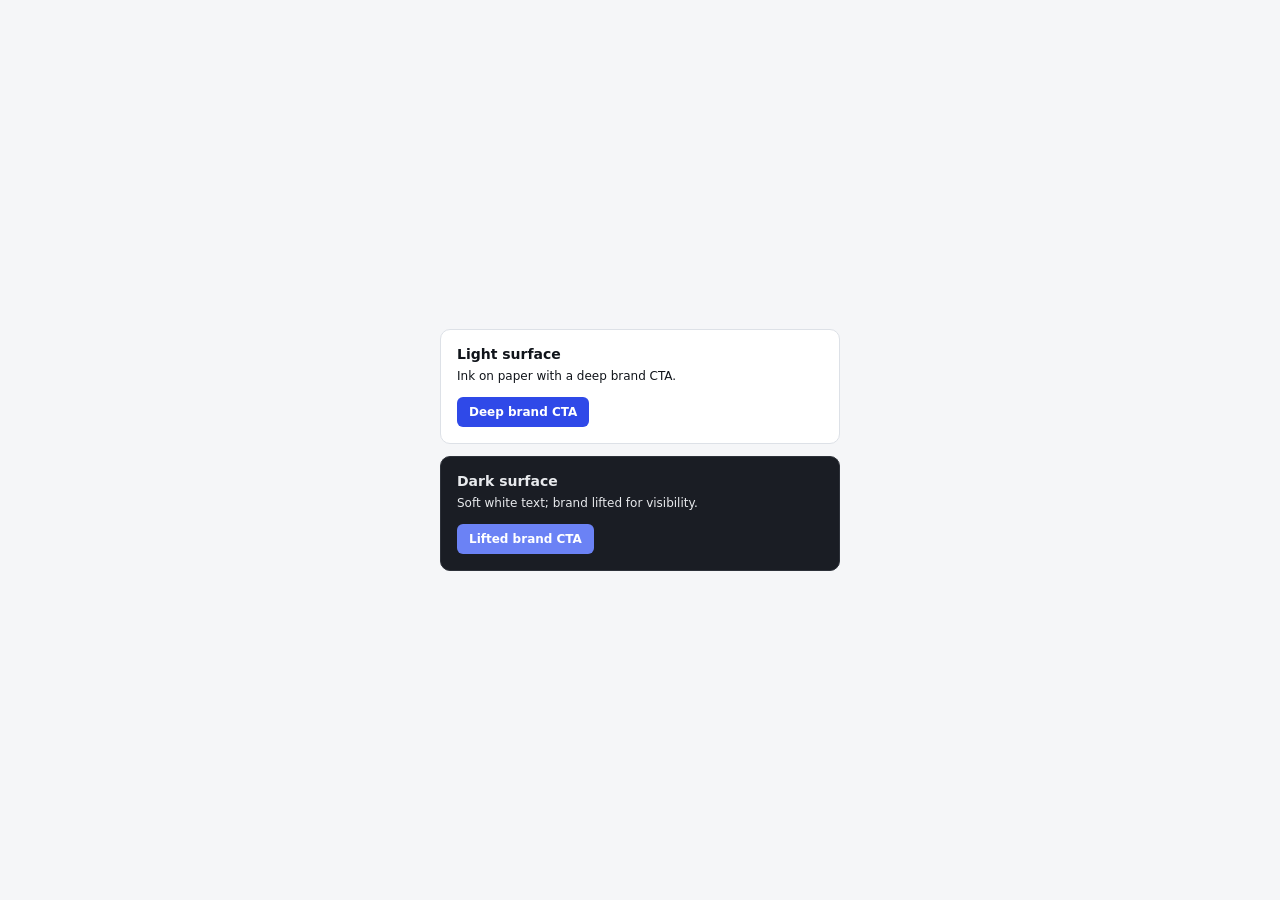
<file: theme.html>
<!DOCTYPE html>
<html lang="en">
<head>
  <meta charset="UTF-8">
  <meta name="viewport" content="width=device-width, initial-scale=1.0">
  <title>Light & Dark Surface Palette</title>
  <style>
    *, *::before, *::after {
      box-sizing: border-box;
    }
    body {
      background: #F5F6F8;
      font-family: system-ui, -apple-system, sans-serif;
      padding: 24px;
      margin: 0;
      min-height: 100vh;
      display: grid;
      place-items: center;
    }
    .pair {
      width: min(400px, 100%);
      display: grid;
      gap: 12px;
    }
    .panel {
      border: 1px solid transparent;
      border-radius: 10px;
      padding: 16px;
    }
    .light {
      background: #FFFFFF;
      color: #10141A;
      border-color: #DDE1E7;
    }
    .dark {
      background: #1A1D24;
      color: #E8EAED;
      border-color: #2D3139;
    }
    h2 {
      font-size: 14px;
      font-weight: 700;
      margin: 0 0 6px;
    }
    p {
      font-size: 12px;
      line-height: 1.45;
      margin: 0 0 12px;
    }
    .btn {
      color: #fff;
      font-size: 12px;
      font-weight: 600;
      border-radius: 6px;
      padding: 8px 12px;
      display: inline-block;
      border: none;
      cursor: pointer;
      font-family: inherit;
    }
    .light .btn {
      background: #2F49E8;
    }
    .dark .btn {
      background: #6B82F5;
    }
  </style>
</head>
<body>

  <div class="pair">
    <!-- Light Surface Panel -->
    <div class="panel light">
      <h2>Light surface</h2>
      <p>Ink on paper with a deep brand CTA.</p>
      <button type="button" class="btn">Deep brand CTA</button>
    </div>

    <!-- Dark Surface Panel -->
    <div class="panel dark">
      <h2>Dark surface</h2>
      <p>Soft white text; brand lifted for visibility.</p>
      <button type="button" class="btn">Lifted brand CTA</button>
    </div>
  </div>

</body>
</html>
</file>
<file: styles.css>
/* ==========================================================================
   Design System & Shared Styles
   Following HCI Guidelines: Single-column forms, explicit labels, clear feedback
   Light & Dark Palette: Paired surfaces, lifted brand on dark
   ========================================================================== */

*, *::before, *::after {
  box-sizing: border-box;
}

:root {
  --bg-page: #F5F6F8;
  --text-primary: #10141A;
  --text-muted: #5B616B;
  --text-dim: #8A8F98;
  --border-card: #DDE1E7;
  --border-input: #C5CAD3;
  --primary: #2F49E8;
  --primary-hover: #243bbd;
  --card-bg: #FFFFFF;
  --input-bg: #F5F6F8;
  --input-focus-bg: #FFFFFF;
  --error: #B42318;
  --error-bg: #FDF2F2;
  --error-border: #F8B4B4;
  --success-bg: #E7F5F1;
  --success-text: #0E7C66;
  --dialog-bg: #FFFFFF;
  --summary-bg: #F5F6F8;
}

[data-theme="dark"] {
  --bg-page: #101216;
  --text-primary: #E8EAED;
  --text-muted: #9AA0A6;
  --text-dim: #70757A;
  --border-card: #2D3139;
  --border-input: #3C4048;
  --primary: #6B82F5; /* Brand lifted for visibility on dark */
  --primary-hover: #8296F8;
  --card-bg: #1A1D24;
  --input-bg: #14161C;
  --input-focus-bg: #1A1D24;
  --error: #F87171;
  --error-bg: #2C1818;
  --error-border: #4D2626;
  --success-bg: #132D25;
  --success-text: #34D399;
  --dialog-bg: #1A1D24;
  --summary-bg: #14161C;
}

body {
  background: var(--bg-page);
  color: var(--text-primary);
  font-family: system-ui, -apple-system, BlinkMacSystemFont, "Segoe UI", Roboto, Oxygen, Ubuntu, Cantarell, "Open Sans", "Helvetica Neue", sans-serif;
  padding: 20px 16px;
  margin: 0;
  min-height: 100vh;
  display: grid;
  align-content: start;
  justify-items: center;
  gap: 20px;
  transition: background 0.2s ease, color 0.2s ease;
}

/* Header & Flow Tracker */
.flow-header {
  width: 100%;
  max-width: 500px;
  text-align: center;
}

.header-top-bar {
  display: flex;
  justify-content: space-between;
  align-items: center;
  margin-bottom: 12px;
}

.clinic-badge {
  display: inline-flex;
  align-items: center;
  gap: 6px;
  background: var(--success-bg);
  color: var(--success-text);
  padding: 5px 14px;
  border-radius: 20px;
  font-size: 11px;
  font-weight: 700;
  text-transform: uppercase;
  letter-spacing: 0.04em;
  border: 1px solid rgba(14, 124, 102, 0.25);
}

.theme-toggle-btn {
  background: var(--card-bg);
  border: 1px solid var(--border-card);
  color: var(--text-primary);
  width: 36px;
  height: 36px;
  border-radius: 50%;
  padding: 0;
  cursor: pointer;
  display: inline-flex;
  align-items: center;
  justify-content: center;
  transition: all 0.2s ease;
}

.theme-toggle-btn:hover {
  border-color: var(--primary);
  color: var(--primary);
  background: var(--input-bg);
  transform: scale(1.05);
}

.theme-toggle-btn:focus-visible {
  outline: 2px solid var(--primary);
  outline-offset: 2px;
}

/* Show moon in light theme, show sun in dark theme */
.icon-sun {
  display: none;
}

.icon-moon {
  display: block;
}

[data-theme="dark"] .icon-sun {
  display: block;
}

[data-theme="dark"] .icon-moon {
  display: none;
}

.flow-header h1 {
  font-size: 1.35rem;
  margin: 0 0 6px 0;
  color: var(--text-primary);
  font-weight: 700;
}

.flow-header p {
  color: var(--text-muted);
  font-size: 13px;
  margin: 0 0 16px 0;
  line-height: 1.45;
}

/* Flow Stage Indicator (1 -> 2 -> 3) */
.flow-tracker {
  display: flex;
  align-items: center;
  justify-content: center;
  gap: 8px;
  margin-bottom: 4px;
}

.tracker-node {
  display: flex;
  align-items: center;
  gap: 6px;
  padding: 6px 12px;
  border-radius: 20px;
  font-size: 12px;
  font-weight: 600;
  color: var(--text-muted);
  background: var(--card-bg);
  border: 1px solid var(--border-card);
  transition: all 0.2s ease;
}

.tracker-node.active {
  background: var(--primary);
  color: #fff;
  border-color: var(--primary);
}

.tracker-node.done {
  background: var(--success-bg);
  color: var(--success-text);
  border-color: rgba(14, 124, 102, 0.3);
}

.tracker-arrow {
  color: var(--border-input);
  font-size: 14px;
}

/* Active Stage Display Container */
.flow-stage-container {
  width: 100%;
  max-width: 400px;
  display: flex;
  flex-direction: column;
  align-items: center;
}

.flow-stage {
  display: none;
  width: 100%;
  animation: fadeIn 0.2s ease;
}

.flow-stage.active {
  display: flex;
  flex-direction: column;
  align-items: center;
}

@keyframes fadeIn {
  from { opacity: 0; transform: translateY(4px); }
  to { opacity: 1; transform: translateY(0); }
}

/* ==========================================================================
   Card Container (Single-Column & Modern Website Login Styling)
   ========================================================================== */
.card {
  background: var(--card-bg);
  border: 1px solid var(--border-card);
  border-radius: 12px;
  padding: 24px;
  width: min(410px, 100%);
  display: flex;
  flex-direction: column;
  box-shadow: 0 4px 16px rgba(0, 0, 0, 0.05);
  transition: background 0.2s ease, border-color 0.2s ease, box-shadow 0.2s ease;
}

[data-theme="dark"] .card {
  box-shadow: 0 6px 24px rgba(0, 0, 0, 0.35);
}

.card h1 {
  font-size: 1.15rem;
  margin: 0 0 4px;
  font-weight: 700;
  color: var(--text-primary);
  line-height: 1.35;
}

.lede {
  color: var(--text-muted);
  font-size: 12.5px;
  margin: 0 0 16px;
  line-height: 1.45;
}

/* Clinic Brand Header inside Auth Card */
.auth-brand {
  display: flex;
  justify-content: space-between;
  align-items: center;
  margin-bottom: 18px;
  padding-bottom: 14px;
  border-bottom: 1px solid var(--border-card);
}

.auth-brand-badge {
  display: inline-flex;
  align-items: center;
  gap: 7px;
  font-weight: 700;
  font-size: 13.5px;
  color: var(--primary);
  letter-spacing: -0.01em;
}

.auth-brand-tag {
  font-size: 11px;
  font-weight: 600;
  color: var(--text-muted);
  background: var(--input-bg);
  padding: 3px 8px;
  border-radius: 12px;
  border: 1px solid var(--border-card);
}

/* Auth Segmented Switch (Log In vs Register) */
.auth-switch {
  display: flex;
  background: var(--input-bg);
  border: 1px solid var(--border-card);
  border-radius: 8px;
  padding: 3px;
  margin-bottom: 18px;
  gap: 4px;
}

.auth-tab {
  flex: 1;
  background: transparent;
  border: none;
  padding: 8px 12px;
  border-radius: 6px;
  font-size: 13px;
  font-weight: 600;
  color: var(--text-muted);
  cursor: pointer;
  transition: all 0.15s ease;
  font-family: inherit;
  text-align: center;
}

.auth-tab.active {
  background: var(--card-bg);
  color: var(--primary);
  box-shadow: 0 2px 6px rgba(0, 0, 0, 0.08);
}

.auth-panel {
  display: none;
  flex-direction: column;
  gap: 14px;
}

.auth-panel.active {
  display: flex;
}

/* Password Field with Show/Hide Toggle */
.password-input-wrapper {
  position: relative;
  display: flex;
  align-items: center;
  width: 100%;
}

.password-input-wrapper input {
  padding-right: 42px;
}

.btn-toggle-password {
  position: absolute;
  right: 6px;
  top: 50%;
  transform: translateY(-50%);
  background: transparent;
  border: none;
  padding: 6px;
  border-radius: 4px;
  cursor: pointer;
  color: var(--text-muted);
  display: inline-flex;
  align-items: center;
  justify-content: center;
  transition: color 0.15s ease, background 0.15s ease;
}

.btn-toggle-password:hover {
  color: var(--text-primary);
  background: rgba(0, 0, 0, 0.05);
}

[data-theme="dark"] .btn-toggle-password:hover {
  background: rgba(255, 255, 255, 0.08);
}

.btn-toggle-password:focus-visible {
  outline: 2px solid var(--primary);
  outline-offset: 1px;
}

.eye-icon {
  pointer-events: none;
}

.eye-icon.icon-eye-off {
  display: none;
}

.btn-toggle-password.showing .icon-eye {
  display: none;
}

.btn-toggle-password.showing .icon-eye-off {
  display: block;
}

/* Remember Me & Forgot Password Utilities */
.auth-util-row {
  display: flex;
  justify-content: space-between;
  align-items: center;
  font-size: 12px;
  margin-top: -2px;
}

.remember-checkbox {
  display: inline-flex;
  align-items: center;
  gap: 6px;
  cursor: pointer;
  color: var(--text-muted);
  font-size: 12px;
  user-select: none;
}

.remember-checkbox input {
  width: 14px;
  height: 14px;
  cursor: pointer;
  accent-color: var(--primary);
  margin: 0;
}

.auth-link-subtle {
  background: none;
  border: none;
  padding: 0;
  color: var(--primary);
  font-size: 12px;
  font-weight: 500;
  cursor: pointer;
  text-decoration: underline;
  font-family: inherit;
}

.auth-link-subtle:hover {
  color: var(--primary-hover);
}

.forgot-notice {
  display: none;
  background: var(--summary-bg);
  border: 1px solid var(--border-card);
  border-radius: 6px;
  padding: 9px 12px;
  font-size: 11.5px;
  color: var(--text-muted);
  line-height: 1.45;
  animation: fadeIn 0.18s ease;
}

.forgot-notice.show {
  display: block;
}

/* 1-Click Sandbox / Demo Helper */
.demo-box {
  display: flex;
  justify-content: space-between;
  align-items: center;
  background: var(--input-bg);
  border: 1px solid var(--border-card);
  border-radius: 8px;
  padding: 8px 12px;
  margin-top: 4px;
  gap: 8px;
}

.demo-content {
  display: flex;
  align-items: center;
  gap: 6px;
  overflow: hidden;
}

.demo-pill {
  font-size: 9.5px;
  font-weight: 700;
  text-transform: uppercase;
  letter-spacing: 0.04em;
  color: var(--primary);
  background: rgba(47, 73, 232, 0.1);
  padding: 2px 6px;
  border-radius: 4px;
  white-space: nowrap;
}

[data-theme="dark"] .demo-pill {
  background: rgba(107, 130, 245, 0.2);
}

.demo-creds {
  font-size: 11.5px;
  color: var(--text-muted);
  white-space: nowrap;
  text-overflow: ellipsis;
  overflow: hidden;
}

.btn-autofill-demo {
  background: var(--card-bg);
  border: 1px solid var(--border-card);
  color: var(--text-primary);
  font-size: 11px;
  font-weight: 600;
  padding: 4px 8px;
  border-radius: 5px;
  cursor: pointer;
  transition: all 0.15s ease;
  white-space: nowrap;
  font-family: inherit;
}

.btn-autofill-demo:hover {
  border-color: var(--primary);
  color: var(--primary);
  background: var(--summary-bg);
}

/* Security & DPA Compliance Footer */
.auth-security-footer {
  display: flex;
  align-items: center;
  justify-content: center;
  gap: 6px;
  font-size: 11px;
  color: var(--text-dim);
  margin-top: 16px;
  padding-top: 14px;
  border-top: 1px solid var(--border-card);
  text-align: center;
}

/* ==========================================================================
   Form Fields & Single-Column Inputs
   ========================================================================== */
.field {
  display: flex;
  flex-direction: column;
  width: 100%;
}

label {
  font-size: 13px;
  font-weight: 600;
  display: block;
  margin-bottom: 6px;
  color: var(--text-primary);
}

.field-helper {
  font-size: 11.5px;
  color: var(--text-muted);
  margin-top: 4px;
  line-height: 1.35;
}

input, select {
  background: var(--input-bg);
  font-size: 14px;
  border: 1px solid var(--border-input);
  border-radius: 6px;
  padding: 10px 12px;
  width: 100%;
  color: var(--text-primary);
  outline: none;
  font-family: inherit;
  transition: border-color 0.15s ease, background 0.15s ease, box-shadow 0.15s ease;
}

input:focus, select:focus {
  background: var(--input-focus-bg);
  border-color: var(--primary);
  box-shadow: 0 0 0 2px rgba(107, 130, 245, 0.2);
}

input::placeholder {
  color: var(--text-dim);
}

.error {
  color: var(--error);
  font-size: 12px;
  margin: 6px 0 0;
  display: none;
  font-weight: 500;
}

.field.invalid input,
.field.invalid select {
  border-color: var(--error);
  background: var(--error-bg);
}

.field.invalid .error {
  display: block;
}

.field.invalid .field-helper {
  display: none;
}

/* Global Alert */
.form-alert-error {
  background: var(--error-bg);
  border: 1px solid var(--error-border);
  color: var(--error);
  border-radius: 6px;
  padding: 10px 12px;
  font-size: 12px;
  display: none;
  line-height: 1.4;
  margin-bottom: 8px;
}

.form-alert-error.show {
  display: block;
}

/* Buttons */
button {
  font-family: inherit;
  cursor: pointer;
  transition: filter 0.15s ease, background 0.15s ease;
}

button:focus-visible {
  outline: 2px solid var(--primary);
  outline-offset: 2px;
}

.btn-submit {
  background: var(--primary);
  color: #fff;
  border: none;
  border-radius: 6px;
  padding: 11px 14px;
  width: 100%;
  font-size: 14px;
  font-weight: 600;
  margin-top: 4px;
}

.btn-submit:hover {
  background: var(--primary-hover);
}

.auth-subtext {
  text-align: center;
  font-size: 12px;
  color: var(--text-muted);
  margin-top: 6px;
}

.auth-link {
  color: var(--primary);
  font-weight: 600;
  cursor: pointer;
  text-decoration: underline;
  background: none;
  border: none;
  padding: 0;
  font-size: inherit;
}

.ok {
  background: var(--success-bg);
  color: var(--success-text);
  font-size: 13px;
  border-radius: 6px;
  padding: 10px 12px;
  display: none;
  line-height: 1.4;
  margin-top: 10px;
  border: 1px solid rgba(14, 124, 102, 0.2);
}

.ok.show {
  display: block;
}

/* ==========================================================================
   2. Stepper Multi-Form (Information Form)
   ========================================================================== */
.progress {
  display: flex;
  gap: 6px;
  margin-bottom: 8px;
}

.progress span {
  background: var(--border-card);
  border-radius: 2px;
  height: 4px;
  flex: 1;
  transition: background 0.25s ease;
}

.progress span.on {
  background: var(--primary);
}

.step-label {
  color: var(--text-muted);
  font-size: 12px;
  margin: 0 0 16px;
  font-weight: 500;
}

.panel {
  display: none;
}

.panel.active {
  display: block;
}

.stepper-fields {
  display: flex;
  flex-direction: column;
  gap: 14px;
}

.actions {
  display: flex;
  gap: 8px;
  margin-top: 18px;
}

.actions button {
  border-radius: 6px;
  padding: 10px 14px;
  font-size: 13.5px;
  font-weight: 600;
}

button.back {
  background: var(--card-bg);
  color: var(--text-primary);
  border: 1px solid var(--border-input);
  flex: 1;
}

button.back:hover {
  background: var(--input-bg);
}

button.next,
button.submit {
  background: var(--primary);
  color: #fff;
  border: none;
  flex: 2;
}

button.next:hover,
button.submit:hover {
  background: var(--primary-hover);
}

/* ==========================================================================
   3. Confirmation & Review Section
   ========================================================================== */
.review-summary {
  background: var(--summary-bg);
  border: 1px solid var(--border-card);
  border-radius: 8px;
  padding: 14px;
  display: flex;
  flex-direction: column;
  gap: 10px;
  margin-bottom: 8px;
}

.review-section-title {
  font-size: 11px;
  font-weight: 700;
  text-transform: uppercase;
  color: var(--text-muted);
  letter-spacing: 0.05em;
  padding-bottom: 4px;
  border-bottom: 1px solid var(--border-card);
  margin-top: 4px;
}

.review-row {
  display: flex;
  justify-content: space-between;
  align-items: flex-start;
  font-size: 12.5px;
  gap: 8px;
}

.review-row span.k {
  color: var(--text-muted);
}

.review-row span.v {
  font-weight: 600;
  color: var(--text-primary);
  text-align: right;
  word-break: break-word;
}

/* Modal Backdrop & Confirmation Dialog */
.backdrop {
  background: rgba(16, 20, 26, 0.6);
  padding: 16px;
  display: none;
  place-items: center;
  position: fixed;
  inset: 0;
  z-index: 999;
  backdrop-filter: blur(2px);
}

.backdrop.open {
  display: grid;
}

.dialog {
  background: var(--dialog-bg);
  border: 1px solid var(--border-card);
  border-radius: 12px;
  padding: 24px;
  width: min(460px, 92vw);
  box-shadow: 0 20px 48px rgba(0, 0, 0, 0.28);
  animation: dialog-appear 0.18s cubic-bezier(0.16, 1, 0.3, 1);
}

@keyframes dialog-appear {
  from { opacity: 0; transform: scale(0.96) translateY(4px); }
  to { opacity: 1; transform: scale(1) translateY(0); }
}

.dialog h2 {
  font-size: 1.05rem;
  margin: 0 0 12px;
  font-weight: 700;
  color: var(--text-primary);
  line-height: 1.35;
}

.dialog-summary-box {
  background: var(--summary-bg);
  border: 1px solid var(--border-card);
  border-radius: 8px;
  padding: 12px 14px;
  margin-bottom: 12px;
  display: flex;
  flex-direction: column;
  gap: 6px;
}

.dialog-row {
  display: flex;
  justify-content: space-between;
  align-items: baseline;
  gap: 12px;
  font-size: 12.5px;
  line-height: 1.45;
}

.dialog-row .k {
  color: var(--text-muted);
  font-weight: 600;
  white-space: nowrap;
  flex-shrink: 0;
}

.dialog-row .v {
  color: var(--text-primary);
  font-weight: 600;
  text-align: right;
}

.dialog-note {
  color: var(--text-muted);
  font-size: 0.8rem;
  line-height: 1.45;
  margin: 0 0 18px;
}

.dialog-actions {
  display: flex;
  gap: 10px;
}

.btn-cancel {
  background: var(--card-bg);
  color: var(--text-primary);
  border: 1px solid var(--border-card);
  border-radius: 6px;
  padding: 10px 14px;
  font-size: 13px;
  font-weight: 600;
  flex: 1;
}

.btn-cancel:hover {
  background: var(--input-bg);
}

.btn-confirm {
  background: var(--primary);
  color: #fff;
  border: none;
  border-radius: 6px;
  padding: 10px 14px;
  font-size: 13px;
  font-weight: 600;
  flex: 2;
}

.btn-confirm:hover {
  background: var(--primary-hover);
}

/* ==========================================================================
   Final Success Screen / Appointment Slip
   ========================================================================== */
.final-success-card {
  background: var(--card-bg);
  border: 1px solid var(--border-card);
  border-radius: 10px;
  padding: 24px;
  width: min(390px, 100%);
  text-align: center;
  display: none;
  flex-direction: column;
  gap: 12px;
  box-shadow: 0 2px 8px rgba(0, 0, 0, 0.08);
}

.final-success-card.show {
  display: flex;
}

.final-icon {
  width: 48px;
  height: 48px;
  border-radius: 50%;
  background: var(--success-bg);
  color: var(--success-text);
  display: flex;
  align-items: center;
  justify-content: center;
  margin: 0 auto 4px auto;
}

.final-success-card h2 {
  font-size: 1.15rem;
  margin: 0;
  font-weight: 700;
  color: var(--text-primary);
}

.appointment-slip {
  background: var(--summary-bg);
  border: 1px dashed var(--border-input);
  border-radius: 8px;
  padding: 16px;
  text-align: left;
  display: flex;
  flex-direction: column;
  gap: 8px;
  margin: 6px 0;
}

.slip-header {
  display: flex;
  justify-content: space-between;
  align-items: center;
  border-bottom: 1px solid var(--border-card);
  padding-bottom: 8px;
  margin-bottom: 4px;
}

.btn-primary {
  background: var(--primary);
  color: #fff;
  border: none;
  border-radius: 6px;
  padding: 11px 14px;
  font-size: 14px;
  font-weight: 600;
  width: 100%;
}

.btn-primary:hover {
  background: var(--primary-hover);
}

/* ==========================================================================
   Light & Dark Surface Paired Specification (.pair, .panel, .light, .dark)
   ========================================================================== */
.pair {
  width: min(400px, 100%);
  display: grid;
  gap: 12px;
  margin-top: 10px;
}

.panel {
  border: 1px solid transparent;
  border-radius: 10px;
  padding: 16px;
}

.panel.light {
  background: #FFFFFF;
  color: #10141A;
  border-color: #DDE1E7;
}

.panel.dark {
  background: #1A1D24;
  color: #E8EAED;
  border-color: #2D3139;
}

.panel h2 {
  font-size: 14px;
  font-weight: 700;
  margin: 0 0 6px;
}

.panel p {
  font-size: 12px;
  line-height: 1.45;
  margin: 0 0 12px;
}

.panel .btn {
  color: #fff;
  font-size: 12px;
  font-weight: 600;
  border-radius: 6px;
  padding: 8px 12px;
  display: inline-block;
  border: none;
  cursor: pointer;
}

.panel.light .btn {
  background: #2F49E8;
}

.panel.dark .btn {
  background: #6B82F5;
}
</file>
